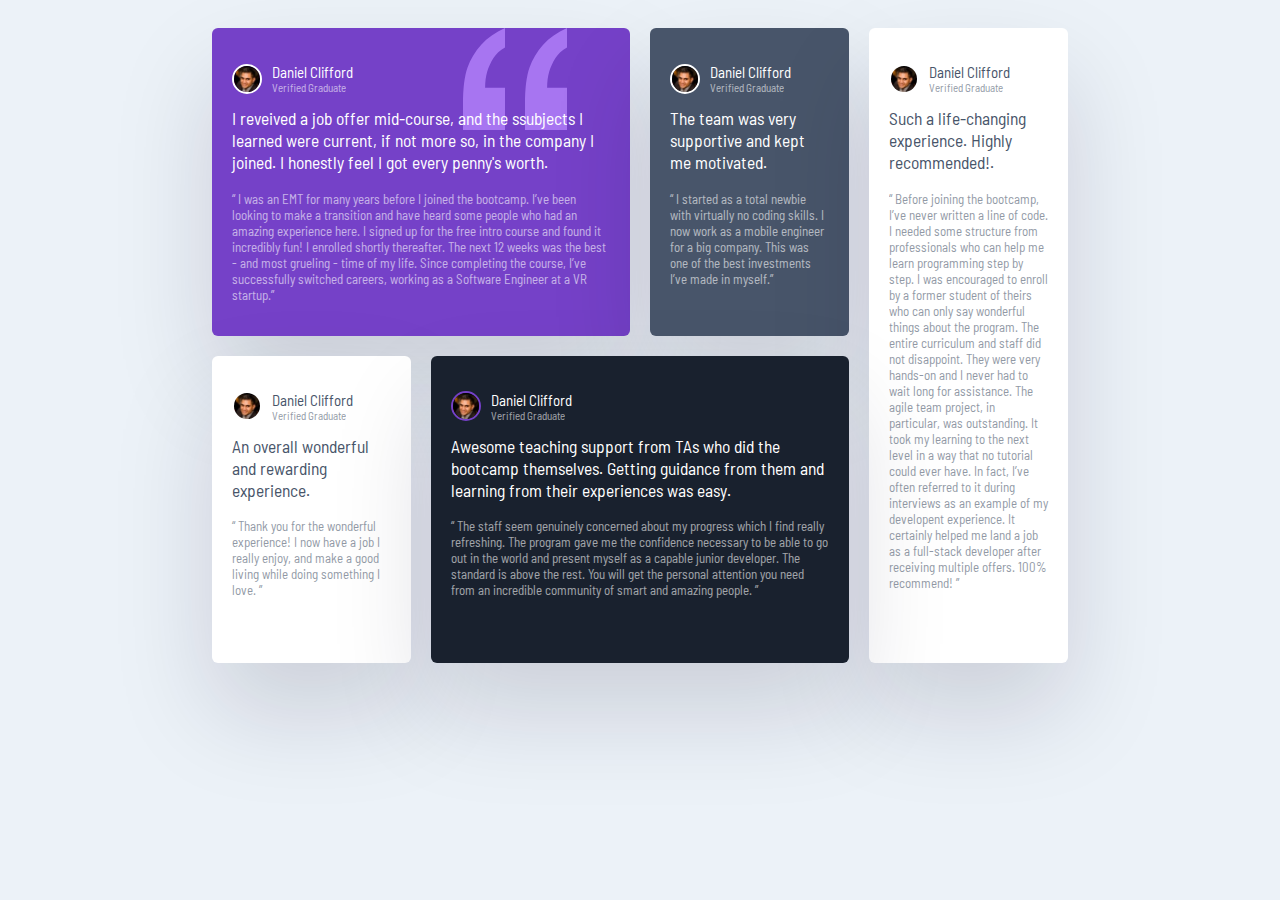
<file: index.html>
<!DOCTYPE html>
<html lang="en">
  <head>
    <meta charset="UTF-8" />
    <meta name="viewport" content="width=device-width, initial-scale=1.0" />
    <title>Testimonial Card</title>
    <link rel="preconnect" href="https://fonts.googleapis.com" />
    <link rel="preconnect" href="https://fonts.gstatic.com" crossorigin />
    <link
      href="https://fonts.googleapis.com/css2?family=Barlow+Semi+Condensed:wght@500;600&display=swap"
      rel="stylesheet"
    />
    <link rel="stylesheet" href="styles.css" />
  </head>
  <body style="padding: 2rem; background-color: hsl(210, 46%, 95%)">
    <div class="grid grid--2x4">
      <div class="card card--quotation card--purple">
        <div class="card__header">
          <img src="assets/image-daniel.jpg" alt="" />
          <p class="name">Daniel Clifford</p>
        </div>
        <p class="body_title">
          I reveived a job offer mid-course, and the ssubjects I learned were
          current, if not more so, in the company I joined. I honestly feel I
          got every penny's worth.
        </p>
        <p class="body">
          “ I was an EMT for many years before I joined the bootcamp. I’ve been
          looking to make a transition and have heard some people who had an
          amazing experience here. I signed up for the free intro course and
          found it incredibly fun! I enrolled shortly thereafter. The next 12
          weeks was the best - and most grueling - time of my life. Since
          completing the course, I’ve successfully switched careers, working as
          a Software Engineer at a VR startup.”
        </p>
      </div>
      <div class="card card--grey">
        <div class="card__header">
          <img src="assets/image-daniel.jpg" alt="" />
          <p class="name">Daniel Clifford</p>
        </div>
        <p class="body_title">
          The team was very supportive and kept me motivated.
        </p>
        <p class="body">
          “ I started as a total newbie with virtually no coding skills. I now
          work as a mobile engineer for a big company. This was one of the best
          investments I’ve made in myself.”
        </p>
      </div>
      <div class="card card--white">
        <div class="card__header">
          <img src="assets/image-daniel.jpg" alt="" />
          <p class="name">Daniel Clifford</p>
        </div>
        <p class="body_title">
          Such a life-changing experience. Highly recommended!.
        </p>
        <p class="body">
          “ Before joining the bootcamp, I’ve never written a line of code. I
          needed some structure from professionals who can help me learn
          programming step by step. I was encouraged to enroll by a former
          student of theirs who can only say wonderful things about the program.
          The entire curriculum and staff did not disappoint. They were very
          hands-on and I never had to wait long for assistance. The agile team
          project, in particular, was outstanding. It took my learning to the
          next level in a way that no tutorial could ever have. In fact, I’ve
          often referred to it during interviews as an example of my developent
          experience. It certainly helped me land a job as a full-stack
          developer after receiving multiple offers. 100% recommend! ”
        </p>
      </div>
      <div class="card card--white-2">
        <div class="card__header">
          <img src="assets/image-daniel.jpg" alt="" />
          <p class="name">Daniel Clifford</p>
        </div>
        <p class="body_title">An overall wonderful and rewarding experience.</p>
        <p class="body">
          “ Thank you for the wonderful experience! I now have a job I really
          enjoy, and make a good living while doing something I love. ”
        </p>
      </div>
      <div class="card card--black">
        <div class="card__header">
          <img src="assets/image-daniel.jpg" alt="" />
          <p class="name">Daniel Clifford</p>
        </div>
        <p class="body_title">
          Awesome teaching support from TAs who did the bootcamp themselves.
          Getting guidance from them and learning from their experiences was
          easy.
        </p>
        <p class="body">
          “ The staff seem genuinely concerned about my progress which I find
          really refreshing. The program gave me the confidence necessary to be
          able to go out in the world and present myself as a capable junior
          developer. The standard is above the rest. You will get the personal
          attention you need from an incredible community of smart and amazing
          people. ”
        </p>
      </div>
    </div>
  </body>
</html>
</file>
<file: styles.css>
html {
  font-size: 62.5%;
}

*, *::after, *::before {
  box-sizing: border-box;
}

body {
  font-size: 1.3rem;
  font-family: "Barlow Semi Condensed", sans-serif;
  display: flex;
  justify-content: center;
  align-items: center;
}

.card {
  color: hsl(0, 0%, 100%);
  padding: 2rem;
  border-radius: 6px;
  width: 100%;
  box-shadow: rgba(17, 12, 46, 0.15) 0px 48px 100px 0px;
}
.card .card__header {
  display: flex;
  align-items: center;
}
.card .card__header img {
  width: 3rem;
  height: 3rem;
  border-radius: 50%;
  margin-right: 1rem;
  border: 2px solid hsl(0, 0%, 100%);
}
.card .card__header .name {
  font-size: 1.5rem;
}
.card .card__header .name::after {
  content: "Verified Graduate";
  display: block;
  opacity: 0.6;
  font-size: 1.1rem;
}
.card .body_title {
  font-size: 1.75rem;
  margin-top: -0.2rem;
}
.card .body {
  opacity: 0.6;
}

.card--purple {
  background-color: hsl(263, 55%, 52%);
}
@media screen and (min-width: 768px) {
  .card--purple {
    grid-column: 1/span 2;
  }
}

.card--quotation {
  background-image: url(assets/bg-pattern-quotation.svg);
  background-repeat: no-repeat;
  background-position: 80% 0%;
}

.card--grey {
  background-color: hsl(217, 19%, 35%);
}

.card--white {
  background-color: hsl(0, 0%, 100%);
  color: hsl(217, 19%, 35%);
}
@media screen and (min-width: 768px) {
  .card--white {
    grid-column: 4;
    grid-row: span 2;
  }
}

.card--white-2 {
  background: hsl(0, 0%, 100%);
  color: hsl(217, 19%, 35%);
}

.card--black {
  background-color: hsl(219, 29%, 14%);
}
@media screen and (min-width: 768px) {
  .card--black {
    grid-column: 2/span 2;
  }
}
.card--black .card__header img {
  border-color: hsl(263, 55%, 52%);
}

.grid {
  display: grid;
  gap: 2rem;
  width: 70%;
  margin: 0 auto;
}

@media screen and (min-width: 768px) {
  .grid--2x4 {
    grid-template-columns: repeat(4, 1fr);
    grid-template-rows: repeat(2, 1fr);
  }
}/*# sourceMappingURL=styles.css.map */
</file>
